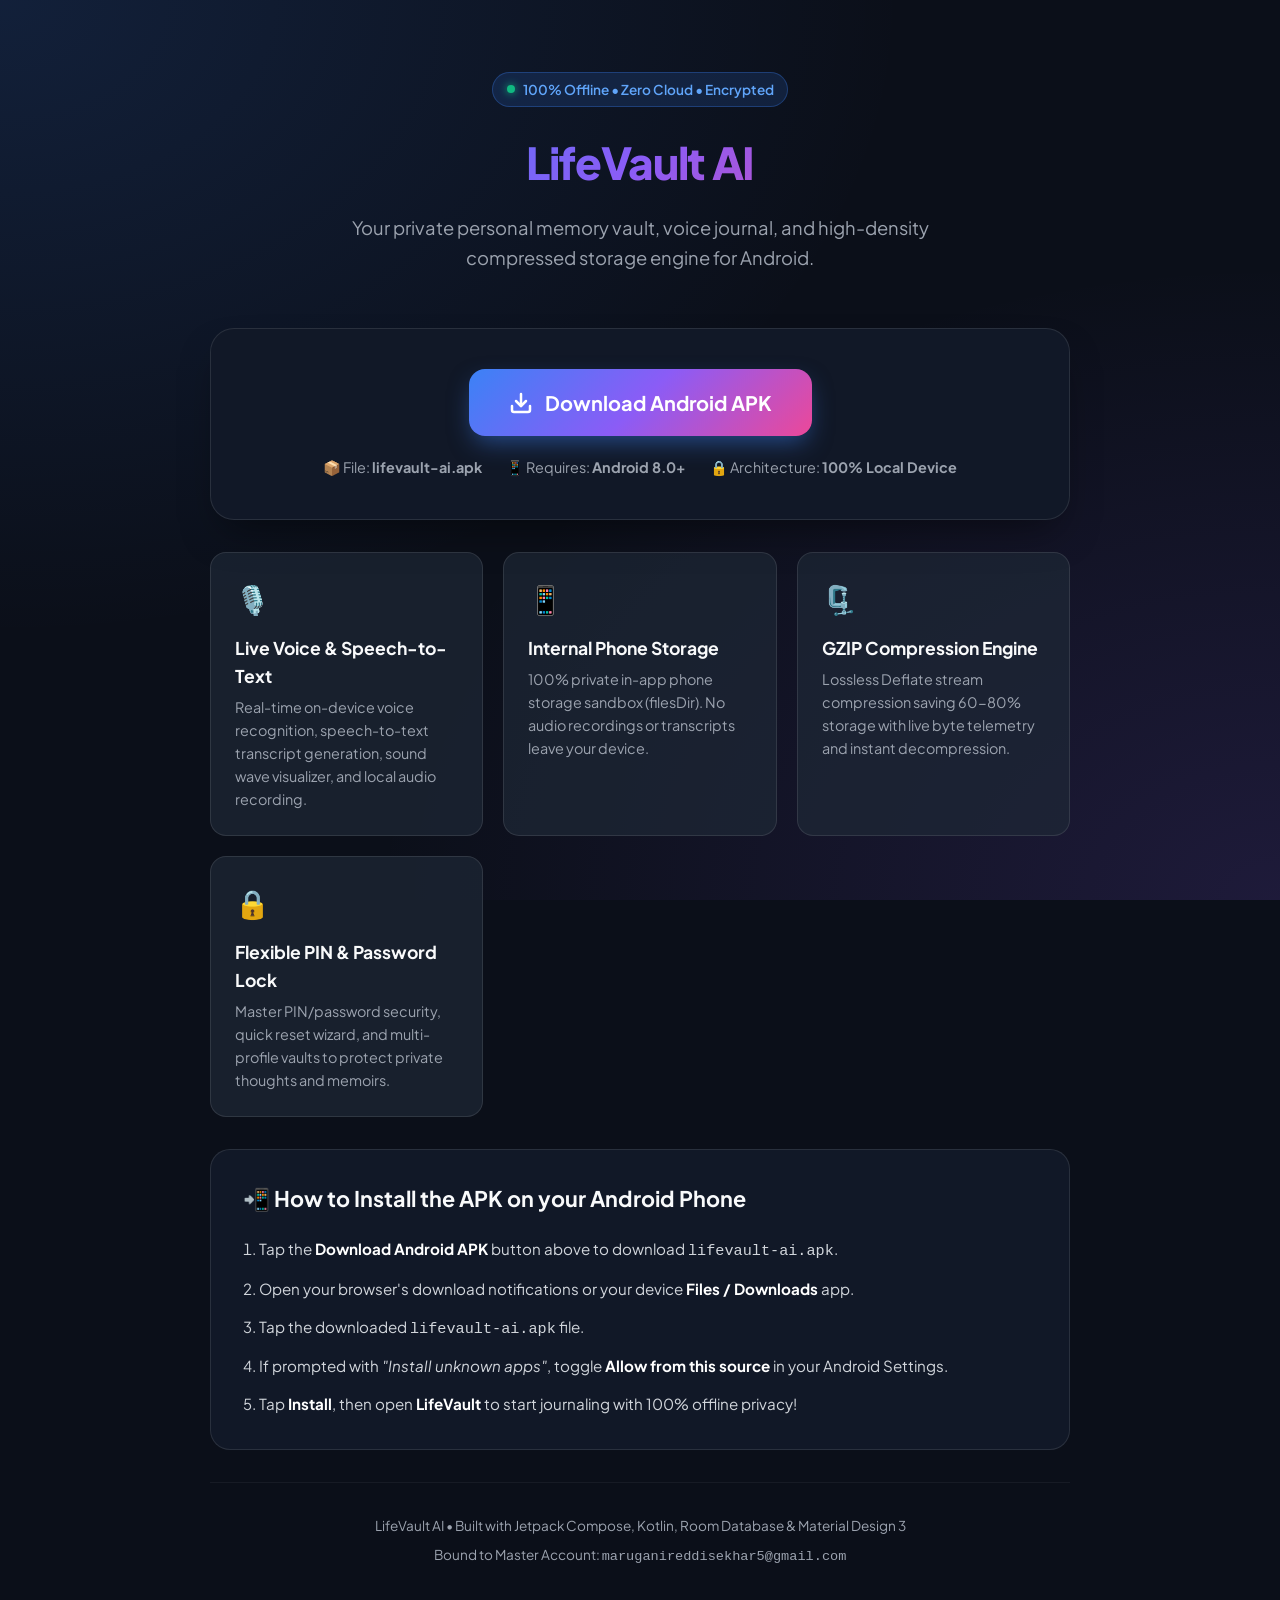
<file: docs/index.html>
<!DOCTYPE html>
<html lang="en">
<head>
  <meta charset="UTF-8" />
  <meta name="viewport" content="width=device-width, initial-scale=1.0" />
  <title>LifeVault AI — Download Android APK</title>
  <meta name="description" content="100% Offline, Zero-Cloud, Encrypted AI Memory Vault & Compressed Storage Engine for Android." />
  <link rel="preconnect" href="https://fonts.googleapis.com">
  <link rel="preconnect" href="https://fonts.gstatic.com" crossorigin>
  <link href="https://fonts.googleapis.com/css2?family=Plus+Jakarta+Sans:wght@400;500;600;700;800&display=swap" rel="stylesheet">
  <style>
    :root {
      --bg-primary: #0b0f19;
      --bg-surface: #111827;
      --bg-card: rgba(31, 41, 55, 0.7);
      --border-color: rgba(255, 255, 255, 0.1);
      --accent-primary: #3b82f6;
      --accent-gradient: linear-gradient(135deg, #3b82f6 0%, #8b5cf6 50%, #ec4899 100%);
      --text-main: #f9fafb;
      --text-muted: #9ca3af;
      --success: #10b981;
    }

    * {
      box-sizing: border-box;
      margin: 0;
      padding: 0;
    }

    body {
      font-family: 'Plus Jakarta Sans', -apple-system, BlinkMacSystemFont, sans-serif;
      background-color: var(--bg-primary);
      color: var(--text-main);
      line-height: 1.6;
      min-height: 100vh;
      display: flex;
      flex-direction: column;
      align-items: center;
      padding: 2rem 1rem;
      background-image: 
        radial-gradient(at 0% 0%, rgba(59, 130, 246, 0.15) 0px, transparent 50%),
        radial-gradient(at 100% 100%, rgba(139, 92, 246, 0.15) 0px, transparent 50%);
      background-attachment: fixed;
    }

    .container {
      max-width: 860px;
      width: 100%;
      margin: 0 auto;
    }

    header {
      text-align: center;
      padding: 2.5rem 1rem 1.5rem;
    }

    .badge {
      display: inline-flex;
      align-items: center;
      gap: 0.5rem;
      padding: 0.35rem 0.85rem;
      background: rgba(59, 130, 246, 0.15);
      border: 1px solid rgba(59, 130, 246, 0.3);
      border-radius: 9999px;
      font-size: 0.85rem;
      font-weight: 600;
      color: #60a5fa;
      margin-bottom: 1.25rem;
    }

    .badge-dot {
      width: 8px;
      height: 8px;
      background-color: var(--success);
      border-radius: 50%;
      box-shadow: 0 0 8px var(--success);
    }

    h1 {
      font-size: 2.75rem;
      font-weight: 800;
      letter-spacing: -0.03em;
      margin-bottom: 1rem;
      background: var(--accent-gradient);
      -webkit-background-clip: text;
      -webkit-text-fill-color: transparent;
    }

    .subtitle {
      font-size: 1.15rem;
      color: var(--text-muted);
      max-width: 620px;
      margin: 0 auto 2rem;
    }

    .hero-card {
      background: var(--bg-surface);
      border: 1px solid var(--border-color);
      border-radius: 1.5rem;
      padding: 2.5rem 2rem;
      text-align: center;
      backdrop-filter: blur(12px);
      box-shadow: 0 20px 40px -15px rgba(0, 0, 0, 0.5);
      margin-bottom: 2rem;
    }

    .btn-download {
      display: inline-flex;
      align-items: center;
      justify-content: center;
      gap: 0.75rem;
      background: var(--accent-gradient);
      color: #ffffff;
      text-decoration: none;
      font-size: 1.25rem;
      font-weight: 700;
      padding: 1.1rem 2.5rem;
      border-radius: 1rem;
      transition: all 0.2s ease;
      box-shadow: 0 10px 25px -5px rgba(59, 130, 246, 0.5);
      border: none;
      cursor: pointer;
    }

    .btn-download:hover {
      transform: translateY(-2px);
      box-shadow: 0 15px 30px -5px rgba(59, 130, 246, 0.6);
    }

    .meta-info {
      display: flex;
      justify-content: center;
      gap: 1.5rem;
      flex-wrap: wrap;
      margin-top: 1.25rem;
      font-size: 0.9rem;
      color: var(--text-muted);
    }

    .meta-item {
      display: flex;
      align-items: center;
      gap: 0.35rem;
    }

    .features-grid {
      display: grid;
      grid-template-columns: repeat(auto-fit, minmax(250px, 1fr));
      gap: 1.25rem;
      margin-bottom: 2rem;
    }

    .feature-card {
      background: var(--bg-card);
      border: 1px solid var(--border-color);
      border-radius: 1rem;
      padding: 1.5rem;
      text-align: left;
    }

    .feature-icon {
      font-size: 1.75rem;
      margin-bottom: 0.75rem;
    }

    .feature-title {
      font-size: 1.1rem;
      font-weight: 700;
      margin-bottom: 0.35rem;
      color: var(--text-main);
    }

    .feature-desc {
      font-size: 0.9rem;
      color: var(--text-muted);
    }

    .instructions-card {
      background: var(--bg-surface);
      border: 1px solid var(--border-color);
      border-radius: 1.25rem;
      padding: 2rem;
      margin-bottom: 2rem;
      text-align: left;
    }

    .instructions-card h2 {
      font-size: 1.35rem;
      margin-bottom: 1.25rem;
      display: flex;
      align-items: center;
      gap: 0.5rem;
    }

    .steps-list {
      list-style-position: inside;
      display: flex;
      flex-direction: column;
      gap: 0.85rem;
      color: #d1d5db;
      font-size: 0.95rem;
    }

    .steps-list li strong {
      color: #ffffff;
    }

    footer {
      text-align: center;
      font-size: 0.85rem;
      color: var(--text-muted);
      padding: 2rem 0;
      border-top: 1px solid rgba(255, 255, 255, 0.05);
      width: 100%;
    }

    footer a {
      color: #60a5fa;
      text-decoration: none;
    }

    footer a:hover {
      text-decoration: underline;
    }
  </style>
</head>
<body>

  <div class="container">
    <header>
      <div class="badge">
        <span class="badge-dot"></span>
        100% Offline &bull; Zero Cloud &bull; Encrypted
      </div>
      <h1>LifeVault AI</h1>
      <p class="subtitle">
        Your private personal memory vault, voice journal, and high-density compressed storage engine for Android.
      </p>
    </header>

    <div class="hero-card">
      <a href="./lifevault-ai.apk" class="btn-download" download="lifevault-ai.apk">
        <svg width="24" height="24" viewBox="0 0 24 24" fill="none" stroke="currentColor" stroke-width="2.5" stroke-linecap="round" stroke-linejoin="round">
          <path d="M21 15v4a2 2 0 0 1-2 2H5a2 2 0 0 1-2-2v-4"></path>
          <polyline points="7 10 12 15 17 10"></polyline>
          <line x1="12" y1="15" x2="12" y2="3"></line>
        </svg>
        Download Android APK
      </a>
      
      <div class="meta-info">
        <div class="meta-item">
          <span>📦 File: <strong>lifevault-ai.apk</strong></span>
        </div>
        <div class="meta-item">
          <span>📱 Requires: <strong>Android 8.0+</strong></span>
        </div>
        <div class="meta-item">
          <span>🔒 Architecture: <strong>100% Local Device</strong></span>
        </div>
      </div>
    </div>

    <div class="features-grid">
      <div class="feature-card">
        <div class="feature-icon">🎙️</div>
        <div class="feature-title">Live Voice & Speech-to-Text</div>
        <div class="feature-desc">Real-time on-device voice recognition, speech-to-text transcript generation, sound wave visualizer, and local audio recording.</div>
      </div>

      <div class="feature-card">
        <div class="feature-icon">📱</div>
        <div class="feature-title">Internal Phone Storage</div>
        <div class="feature-desc">100% private in-app phone storage sandbox (filesDir). No audio recordings or transcripts leave your device.</div>
      </div>

      <div class="feature-card">
        <div class="feature-icon">🗜️</div>
        <div class="feature-title">GZIP Compression Engine</div>
        <div class="feature-desc">Lossless Deflate stream compression saving 60-80% storage with live byte telemetry and instant decompression.</div>
      </div>

      <div class="feature-card">
        <div class="feature-icon">🔒</div>
        <div class="feature-title">Flexible PIN & Password Lock</div>
        <div class="feature-desc">Master PIN/password security, quick reset wizard, and multi-profile vaults to protect private thoughts and memoirs.</div>
      </div>
    </div>

    <div class="instructions-card">
      <h2>📲 How to Install the APK on your Android Phone</h2>
      <ol class="steps-list">
        <li>Tap the <strong>Download Android APK</strong> button above to download <code>lifevault-ai.apk</code>.</li>
        <li>Open your browser's download notifications or your device <strong>Files / Downloads</strong> app.</li>
        <li>Tap the downloaded <code>lifevault-ai.apk</code> file.</li>
        <li>If prompted with <em>"Install unknown apps"</em>, toggle <strong>Allow from this source</strong> in your Android Settings.</li>
        <li>Tap <strong>Install</strong>, then open <strong>LifeVault</strong> to start journaling with 100% offline privacy!</li>
      </ol>
    </div>

    <footer>
      <p>LifeVault AI &bull; Built with Jetpack Compose, Kotlin, Room Database & Material Design 3</p>
      <p style="margin-top: 0.5rem;">Bound to Master Account: <code>maruganireddisekhar5@gmail.com</code></p>
    </footer>
  </div>

</body>
</html>
</file>
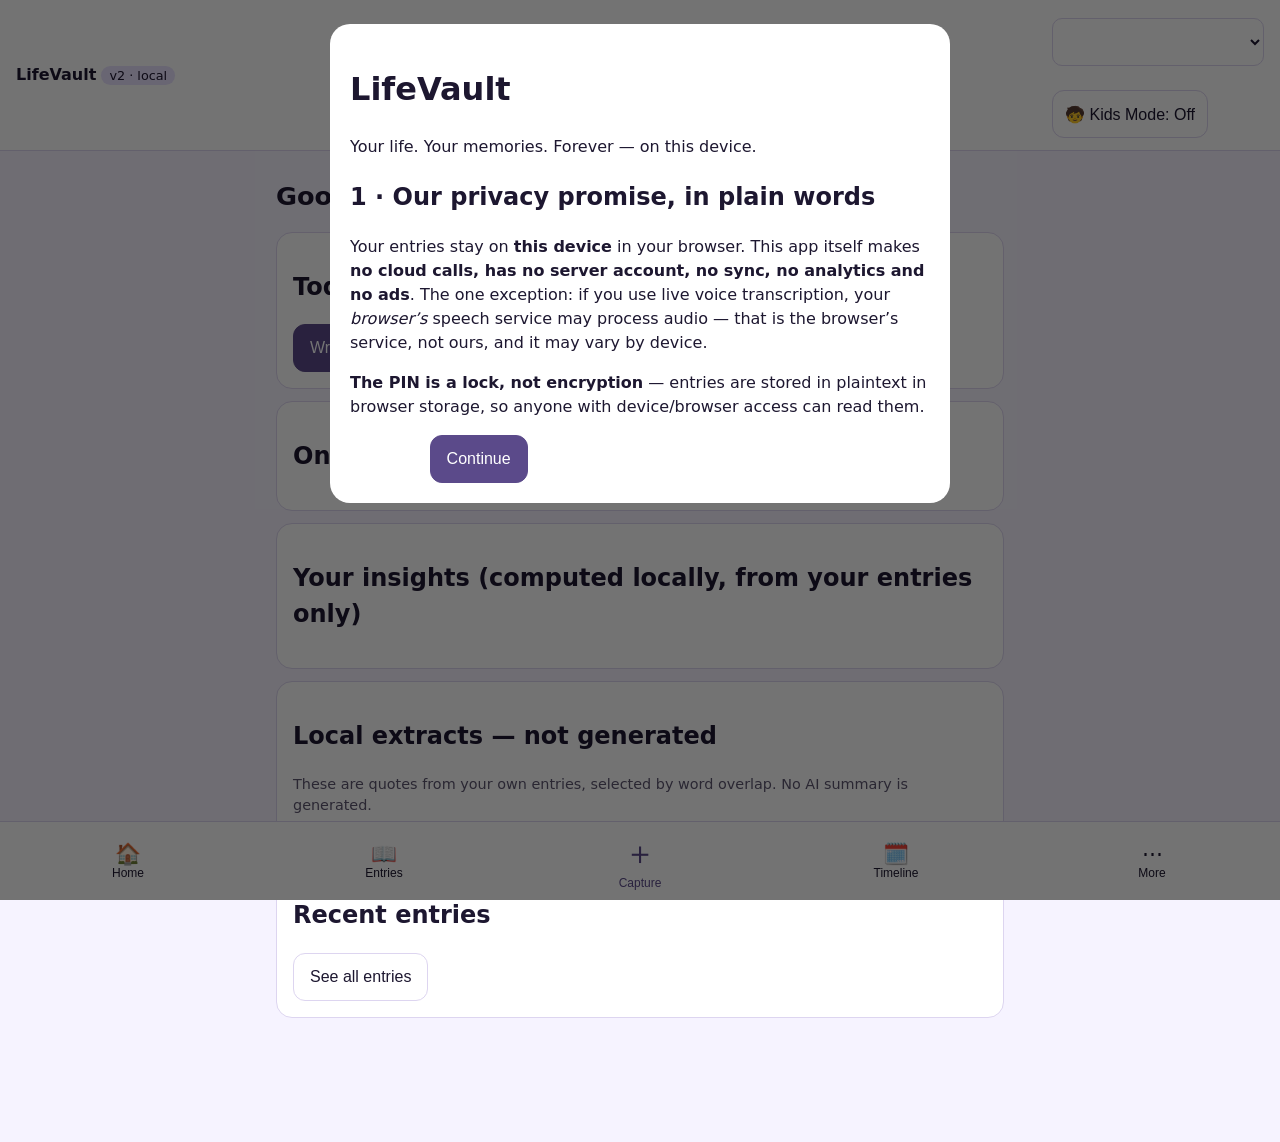
<file: lifevault-v2/index.html>
<!doctype html>
<html lang="en">
<head>
<meta charset="utf-8">
<meta name="viewport" content="width=device-width, initial-scale=1">
<title>LifeVault — Your Life. Your Memories. Forever.</title>
<meta name="description" content="LifeVault v2: a local-first, honest web rebuild. This app itself makes no cloud calls; browser live transcription may send audio to your browser's speech service. No accounts, no ads.">
<link rel="manifest" href="manifest.json">
<meta name="theme-color" content="#5b4a8a">
<link rel="stylesheet" href="styles.css">
<link rel="icon" href="data:image/svg+xml,<svg xmlns='http://www.w3.org/2000/svg' viewBox='0 0 100 100'><text y='.9em' font-size='90'>🔒</text></svg>">
</head>
<body>
<a class="skip" href="#main">Skip to content</a>

<!-- ONBOARDING -->
<div id="onboarding" class="overlay hidden" role="dialog" aria-modal="true" aria-label="Welcome to LifeVault">
  <div class="sheet">
    <h1>LifeVault</h1><p class="tagline">Your life. Your memories. Forever — on this device.</p>
    <div id="obStep"></div>
    <div class="row"><button id="obBack" class="btn secondary">Back</button><button id="obNext" class="btn primary">Continue</button></div>
  </div>
</div>

<!-- LOCK -->
<div id="lockScreen" class="overlay hidden" role="dialog" aria-modal="true" aria-label="Vault locked">
  <div class="sheet">
    <h1>🔒 Vault locked</h1>
    <p id="lockMsg">Enter your PIN to unlock this profile. Your PIN is never stored as plain text — only a salted PBKDF2 hash (100,000 iterations) is kept on this device.</p>
    <label for="pinInput">PIN</label>
    <input id="pinInput" type="password" inputmode="numeric" autocomplete="off" placeholder="Enter PIN" aria-label="PIN">
    <p id="pinError" class="error" role="alert"></p>
    <button id="unlockBtn" class="btn primary">Unlock</button>
    <button id="forgotBtn" class="btn secondary">I forgot my PIN — use recovery key</button>
    <div id="recoveryBox" class="hidden">
      <label for="recoveryInput">Recovery key (shown once at setup)</label>
      <input id="recoveryInput" autocomplete="off" placeholder="Enter recovery key">
      <label for="newPinInput">New PIN</label>
      <input id="newPinInput" type="password" inputmode="numeric" autocomplete="off" placeholder="New PIN">
      <button id="recoverBtn" class="btn primary">Reset PIN with recovery key</button>
      <p class="muted small">Honest note: without your PIN <em>and</em> without your recovery key, this vault cannot be opened in the app. There is no backdoor and no “forgot PIN” that logs you in automatically.</p>
    </div>
    <p class="muted small">Locked automatically when this tab is hidden.</p><p class="muted small">The PIN is a lock, not encryption — entries are stored in plaintext in browser storage, so anyone with device/browser access can read them.</p>
  </div>
</div>

<header class="topbar">
  <div><strong>LifeVault</strong> <span class="badge">v2 · local</span></div>
  <div class="row">
    <select id="profileSelect" aria-label="Switch profile"></select>
    <button id="kidsToggle" class="btn small" aria-label="Toggle Kids Mode">🧒 Kids Mode: Off</button>
  </div>
</header>

<main id="main">
  <!-- HOME -->
  <section id="view-home" class="view" aria-label="Home">
    <h1 id="greeting">Good day.</h1>
    <p class="muted" id="homeSub"></p>
    <div class="card" id="todayPromptCard"><h2>Today's prompt</h2><p id="todayPrompt"></p><button class="btn primary" data-goto-capture>Write about this →</button></div>
    <div class="card hidden" id="capsuleCard"><h2>⏳ Time capsules ready</h2><p id="capsuleCount"></p><div id="capsuleList" class="row"></div><p class="muted small">Only titles are listed here. Nothing about a capsule is sent anywhere — there is no notification content beyond this in-app list.</p></div>
    <div class="card hidden" id="reflectionCard"><h2>💭 A prompt for today</h2><p id="reflectionPrompt"></p><button class="btn primary" data-goto-capture>Write about this →</button><p class="muted small">Shown in-app because daily reminders are opt-in, or because notifications are unavailable or denied. No entry text is ever put in a notification.</p></div>
    <div class="card"><h2>On This Day — from your own past entries</h2><div id="onThisDay"></div></div>
    <div class="card"><h2>Your insights (computed locally, from your entries only)</h2><div id="insights"></div></div>
    <div class="card"><h2>Local extracts — not generated</h2><p class="muted small">These are quotes from your own entries, selected by word overlap. No AI summary is generated.</p><div id="extracts"></div></div>
    <div class="card"><h2>Recent entries</h2><div id="recentList"></div><button class="btn secondary" data-goto="entries">See all entries</button></div>
  </section>

  <!-- ENTRIES + SEARCH -->
  <section id="view-entries" class="view hidden" aria-label="Entries">
    <h1>Entries</h1>
    <div class="card searchcard">
      <label for="q">Search everything — titles, tags, people, places, transcripts</label>
      <input id="q" type="search" placeholder="Try: coffee, beach, happy…" aria-label="Search entries">
      <div class="filters">
        <select id="fMood" aria-label="Filter by mood"><option value="">All moods</option><option>Happy</option><option>Calm</option><option>Grateful</option><option>Excited</option><option>Tired</option><option>Sad</option><option>Reflective</option><option>Anxious</option></select>
        <select id="fType" aria-label="Filter by type"><option value="">All types</option><option value="write">Write</option><option value="voice">Voice</option><option value="photo">Photo</option></select>
        <input id="fPerson" placeholder="Person" aria-label="Filter by person">
        <label>From <input id="fFrom" type="date" aria-label="From date"></label>
        <label>To <input id="fTo" type="date" aria-label="To date"></label>
      </div>
      <p class="muted small" id="searchNote">Search ranking: title ×3, tags &amp; people ×2, body / location / transcript ×1. Synonyms expanded (coffee → espresso, etc.).</p>
    </div>
    <div id="entryList"></div>
    <div id="entriesEmpty" class="empty hidden"><p>No entries yet.</p><button class="btn primary" data-goto-capture>Capture your first memory</button></div>
  </section>

  <!-- TIMELINE -->
  <section id="view-timeline" class="view hidden" aria-label="Timeline">
    <h1>Timeline</h1>
    <div class="card"><h2>Mood calendar — last 30 days</h2><div id="moodStrip" class="strip" aria-label="Mood calendar strip"></div></div>
    <div id="timelineList"></div>
    <div id="timelineEmpty" class="empty hidden"><p>Nothing on the timeline yet.</p><button class="btn primary" data-goto-capture>Capture a memory</button></div>
  </section>

  <!-- CAPTURE -->
  <section id="view-capture" class="view hidden" aria-label="Capture">
    <h1 id="captureTitle">Capture</h1>
    <p class="muted small" id="draftNote">Draft autosaves to this device only.</p>
    <div class="tabs" role="tablist" aria-label="Capture type">
      <button class="tab active" data-cap-tab="write">✍️ Write</button>
      <button class="tab" data-cap-tab="voice">🎙️ Voice</button>
      <button class="tab" data-cap-tab="photo">📷 Photo</button>
    </div>
    <form id="captureForm" class="card">
      <label for="cTitle">Title</label><input id="cTitle" placeholder="A title for this memory">
      <label for="cBody">What happened?</label><textarea id="cBody" rows="6" placeholder="Write freely…"></textarea>
      <div id="moodRow">
        <label for="cMood">Mood (one set, everywhere)</label>
        <select id="cMood" aria-label="Mood"><option value="">— No mood —</option><option>Happy</option><option>Calm</option><option>Grateful</option><option>Excited</option><option>Tired</option><option>Sad</option><option>Reflective</option><option>Anxious</option></select>
        <button type="button" id="suggestMoodBtn" class="btn secondary">Suggest mood from text</button>
        <p id="moodHint" class="muted small"></p>
      </div>
      <label for="cTags">Tags (comma separated)</label><input id="cTags" placeholder="family, beach">
      <label for="cPeople">People (comma separated)</label><input id="cPeople" placeholder="Asha, Ravi">
      <label for="cLocation">Location</label><input id="cLocation" placeholder="Where was this?">
      <label for="cCapsule">Time capsule date (optional — revisit on this date)</label><input id="cCapsule" type="date">
      <label><input type="checkbox" id="cPin"> 📌 Pin this entry</label>
      <div id="tagSuggest" class="hidden"><h3>Suggested tags — tap to accept (never applied silently)</h3><div id="tagChips" class="chips"></div></div>

      <div id="voicePanel" class="hidden panel">
        <p class="notice">Voice transcription: <strong>On-device / browser transcription — may vary by device.</strong> Your browser may send audio to its own speech service. This app makes no cloud calls itself, but it cannot guarantee the browser's speech service is offline. Edit the transcript before sealing.</p>
        <div class="row"><button type="button" id="recBtn" class="btn primary">● Start recording</button><button type="button" id="pauseBtn" class="btn secondary" disabled>⏸ Pause</button><button type="button" id="stopBtn" class="btn secondary" disabled>■ Stop</button><span id="recTimer" aria-live="polite">00:00</span></div>
        <label for="cTranscript">Transcript (editable — final results are appended, never overwrite earlier dictation)</label><textarea id="cTranscript" rows="4" placeholder="Transcript appears here…"></textarea>
        <p id="speechSupport" class="muted small"></p>
      </div>

      <div id="photoPanel" class="hidden panel">
        <p class="notice">Photos are downscaled to max 1600px and re-encoded on this device. GPS is stripped by default — this app never reads EXIF GPS at all. Thumbnails are stored in IndexedDB, not as Base64 in your main entry data. <strong>Video is not included in v2.</strong></p>
        <label for="cPhoto">Choose a photo</label><input id="cPhoto" type="file" accept="image/*">
        <img id="photoPreview" class="hidden thumb-large" alt="Photo preview">
      </div>

      <div class="row"><button type="submit" id="saveBtn" class="btn primary">Save entry</button><button type="button" id="cancelEditBtn" class="btn secondary hidden">Cancel edit</button><button type="button" id="discardDraftBtn" class="btn secondary">Discard draft</button></div>
      <p class="muted small">Saving happens only after the entry is written to this device. A “success” message is never shown before the save is verified.</p>
    </form>
  </section>

  <!-- MORE -->
  <section id="view-more" class="view hidden" aria-label="More">
    <h1>More</h1>
    <div class="card" id="profileCard"><h2>Profile</h2><div id="profileInfo"></div>
      <label for="newProfileName">New profile name</label><input id="newProfileName" placeholder="Name (email optional below)">
      <label for="newProfileEmail">Email (optional)</label><input id="newProfileEmail" type="email" placeholder="Optional">
      <label for="newProfilePin">PIN for this profile (optional, but recommended)</label><input id="newProfilePin" type="password" inputmode="numeric" placeholder="Optional PIN">
      <button id="createProfileBtn" class="btn primary">Create profile (only after verified save)</button>
      <p id="profileMsg" role="status"></p>
    </div>
    <div class="card"><h2>Privacy &amp; Lock</h2>
      <label for="setPin">Set / change PIN (requires current PIN if one is set)</label><input id="setPin" type="password" inputmode="numeric" placeholder="New PIN">
      <input id="currentPin" type="password" inputmode="numeric" placeholder="Current PIN (if set)">
      <button id="setPinBtn" class="btn primary">Save PIN</button>
      <p class="muted small">PIN is stored only as a salted PBKDF2 hash (WebCrypto, 100,000 iterations) — never as plaintext. Older SHA-256-only profiles are upgraded to PBKDF2 on their next successful unlock, and the old hash is then discarded. 5 failed attempts = 30-second lockout. Auto-lock when the tab is hidden.</p>
      <p id="recoveryNote" class="muted small"></p>
    </div>
    <div class="card"><h2>Backup — file export / import (not clipboard)</h2>
      <p id="lastBackup" class="muted">Last backup: never</p>
      <label><input type="checkbox" id="encryptExport" checked> Password-protect export (AES-GCM + PBKDF2)</label>
      <p class="muted small">If checked, an in-page dialog asks for the export password (with confirmation and show/hide). The password is cleared after use and is never stored.</p>
      <p id="exportWarning" class="error hidden">This backup will be readable by anyone with the file - tick password-protect to lock it.</p><button id="exportBtn" class="btn primary">⬇ Download backup file</button>
      <label for="importFile">Import a backup file</label><input id="importFile" type="file" accept=".json,.txt,application/json">
      <p id="importMsg" role="status"></p>
      <p class="muted small">Export includes entry text <em>and</em> photo/audio files bundled in the file. On restore, any referenced file that is missing is reported honestly as “N restored, K missing”. Imports are capped at 50 MB and checked as follows: SHA-256 corruption check (unencrypted files); AES-GCM authentication (password-protected files). Older v1 Base64 exports are also accepted where readable.</p>
    </div>
    <div class="card"><h2>Reminders (opt-in, off by default, this device only)</h2>
      <label><input type="checkbox" id="remCapsule"> On app open, list time capsules whose date has passed</label>
      <label><input type="checkbox" id="remDaily"> Daily reflection prompt</label>
      <label for="remDailyTime">Daily prompt time</label><input id="remDailyTime" type="time" value="09:00">
      <p id="remStatus" class="muted small"></p>
      <p class="muted small">Nothing is scheduled server-side. A notification, if allowed, contains only the generic line “A LifeVault reflection prompt is waiting” — never entry text, titles, or capsule content. If notifications are unavailable or denied, the prompt appears in-app on open instead.</p>
    </div>
    <div class="card"><h2>Appearance</h2>
      <label for="themeSel">Theme</label><select id="themeSel"><option value="system">System</option><option value="light">Light</option><option value="dark">Dark</option></select>
      <label for="textSizeSel">Text size</label><select id="textSizeSel"><option value="1">Normal (1×)</option><option value="1.15">Large (1.15×)</option><option value="1.3">Largest (1.3×)</option></select>
    </div>
    <div class="card"><h2>Data</h2><button id="deleteVaultBtn" class="btn danger">Delete this profile's vault…</button><p class="muted small">This asks for confirmation and deletes only the active profile's entries and media.</p></div>
    <div class="card"><h2>About this app</h2><p id="aboutText"></p><button class="btn secondary" id="aboutBtn">Read About</button></div>
  </section>
</main>

<!-- DETAIL -->
<div id="detailModal" class="overlay hidden" role="dialog" aria-modal="true" aria-label="Entry detail"><div class="sheet"><div id="detailBody"></div><div class="row"><button id="editBtn" class="btn primary">Edit</button><button id="deleteBtn" class="btn danger">Delete</button><button id="closeDetailBtn" class="btn secondary">Close</button></div></div></div>

<!-- CONFIRM -->
<div id="confirmModal" class="overlay hidden" role="dialog" aria-modal="true" aria-label="Confirm"><div class="sheet"><h2 id="confirmTitle">Are you sure?</h2><p id="confirmText"></p><div class="row"><button id="confirmYes" class="btn danger">Yes, delete</button><button id="confirmNo" class="btn secondary">Cancel</button></div></div></div>

<!-- PASSWORD DIALOG (export/import) -->
<div id="pwDialog" class="overlay hidden" role="dialog" aria-modal="true" aria-label="Enter password"><div class="sheet"><h2 id="pwDialogTitle">Enter password</h2><label for="pwInput">Password</label><input id="pwInput" type="password" autocomplete="off"><div id="pwConfirmRow"><label for="pwConfirm">Confirm password</label><input id="pwConfirm" type="password" autocomplete="off"></div><label><input type="checkbox" id="pwShow"> Show password</label><p id="pwError" class="error" role="alert"></p><div class="row"><button id="pwOk" class="btn primary">Continue</button><button id="pwCancel" class="btn secondary">Cancel</button></div><p class="muted small">The password is cleared from the dialog after use and is never stored.</p></div></div>
<!-- PROFILE-SWITCH PIN DIALOG -->
<div id="switchPinDialog" class="overlay hidden" role="dialog" aria-modal="true" aria-label="Enter profile PIN"><div class="sheet"><h2>Enter PIN</h2><p>Enter the PIN for profile <strong id="switchPinName"></strong>.</p><label for="switchPinInput">PIN</label><input id="switchPinInput" type="password" inputmode="numeric" autocomplete="off"><div class="row"><button id="switchPinOk" class="btn primary">Switch profile</button><button id="switchPinCancel" class="btn secondary">Cancel</button></div></div></div>

<div id="snackbar" class="snackbar hidden" role="status"><span id="snackText"></span><button id="undoBtn" class="btn small">Undo</button></div>

<nav class="bottomnav" aria-label="Main navigation">
  <button data-goto="home" aria-label="Home">🏠<span>Home</span></button>
  <button data-goto="entries" aria-label="Entries">📖<span>Entries</span></button>
  <button data-goto="capture" class="fab" aria-label="Capture">＋<span>Capture</span></button>
  <button data-goto="timeline" aria-label="Timeline">🗓️<span>Timeline</span></button>
  <button data-goto="more" aria-label="More">⋯<span>More</span></button>
</nav>
<script src="app.js"></script>
</body>
</html>
</file>
<file: lifevault-v2/styles.css>
:root{--bg:#f6f3ff;--card:#fff;--text:#1d1730;--muted:#5d5670;--accent:#5b4a8a;--accent2:#e9e2ff;--danger:#b42318;--border:#ddd5f0;--radius:16px}
:root[data-theme="dark"]{--bg:#171423;--card:#221e33;--text:#f2efff;--muted:#b9b2d0;--accent:#a99bf0;--accent2:#322a52;--border:#3d3560}
@media(prefers-color-scheme:dark){:root[data-theme="system"]{--bg:#171423;--card:#221e33;--text:#f2efff;--muted:#b9b2d0;--accent:#a99bf0;--accent2:#322a52;--border:#3d3560}}
*{box-sizing:border-box}html{font-size:calc(16px * var(--fs,1))}body{margin:0 0 96px;background:var(--bg);color:var(--text);font-family:system-ui,-apple-system,Segoe UI,Roboto,sans-serif;line-height:1.5}
.skip{position:absolute;left:-9999px}.skip:focus{left:8px;top:8px;background:var(--card);padding:8px;z-index:99}
.topbar{position:sticky;top:0;z-index:20;display:flex;justify-content:space-between;align-items:center;gap:8px;padding:12px 16px;background:var(--card);border-bottom:1px solid var(--border)}
.badge{background:var(--accent2);border-radius:999px;padding:2px 8px;font-size:.8rem}
main{max-width:760px;margin:0 auto;padding:16px}.view h1{font-size:1.6rem;margin:.4em 0}
.card{background:var(--card);border:1px solid var(--border);border-radius:var(--radius);padding:16px;margin:12px 0}
.muted{color:var(--muted)}.small{font-size:.9rem}.error{color:var(--danger);font-weight:600}
button,.btn{min-height:48px;padding:10px 16px;border-radius:12px;border:1px solid var(--border);background:var(--card);color:var(--text);cursor:pointer;font-size:1rem}
.btn.primary{background:var(--accent);color:#fff;border-color:var(--accent)}.btn.danger{background:var(--danger);color:#fff}.btn.small{min-height:48px;padding:8px 12px}
input,select,textarea{width:100%;min-height:48px;padding:10px 12px;margin:6px 0 14px;border:1px solid var(--border);border-radius:10px;background:var(--card);color:var(--text);font-size:1rem}
textarea{resize:vertical}label{font-weight:600;display:block}input[type=checkbox]{width:auto;min-height:24px}
.row{display:flex;gap:10px;flex-wrap:wrap;align-items:center}
.tabs{display:flex;gap:8px}.tab{flex:1}.tab.active{background:var(--accent);color:#fff}
.chips{display:flex;gap:8px;flex-wrap:wrap}.chip{background:var(--accent2);border-radius:999px;padding:8px 12px;min-height:48px;border:1px solid var(--border)}
.entry{border:1px solid var(--border);border-radius:14px;padding:14px;margin:10px 0;cursor:pointer;background:var(--card)}
.entry h3{margin:0 0 4px}.thumb{width:100%;max-height:260px;object-fit:cover;border-radius:12px}.thumb-large{width:100%;max-height:320px;object-fit:cover;border-radius:12px}
.bottomnav{position:fixed;left:0;right:0;bottom:0;z-index:30;display:flex;background:var(--card);border-top:1px solid var(--border);padding-bottom:env(safe-area-inset-bottom)}
.bottomnav button{flex:1;border:0;background:transparent;display:flex;flex-direction:column;align-items:center;justify-content:center;min-height:64px;font-size:1.3rem}
.bottomnav button span{font-size:.75rem}.bottomnav .fab{font-size:2rem;color:var(--accent)}
.overlay{position:fixed;inset:0;background:rgba(0,0,0,.55);z-index:50;display:flex;align-items:flex-start;justify-content:center;padding:24px 12px;overflow:auto}
.sheet{background:var(--card);border-radius:20px;padding:20px;max-width:620px;width:100%}
.hidden{display:none!important}.empty{text-align:center;padding:32px;background:var(--card);border-radius:16px;border:1px dashed var(--border)}
.snackbar{position:fixed;left:16px;right:16px;bottom:84px;z-index:60;background:#1d1730;color:#fff;border-radius:14px;padding:12px 16px;display:flex;justify-content:space-between;align-items:center;gap:12px}
.snackbar .btn{background:#fff;color:#1d1730}
.strip{display:flex;gap:6px;flex-wrap:wrap}.daydot{width:44px;height:44px;border-radius:10px;display:flex;align-items:center;justify-content:center;background:var(--accent2);font-size:.8rem;text-align:center}
.sticky-month{position:sticky;top:60px;background:var(--bg);padding:8px 0;z-index:5}
.notice{background:var(--accent2);border-radius:12px;padding:12px;margin:10px 0}
.panel{border-top:1px solid var(--border);padding-top:12px;margin-top:12px}
a{color:var(--accent)}:focus-visible{outline:3px solid var(--accent);outline-offset:2px}
@media(max-width:520px){main{padding:12px}.row{flex-direction:column;align-items:stretch}.row .btn{width:100%}}
</file>
